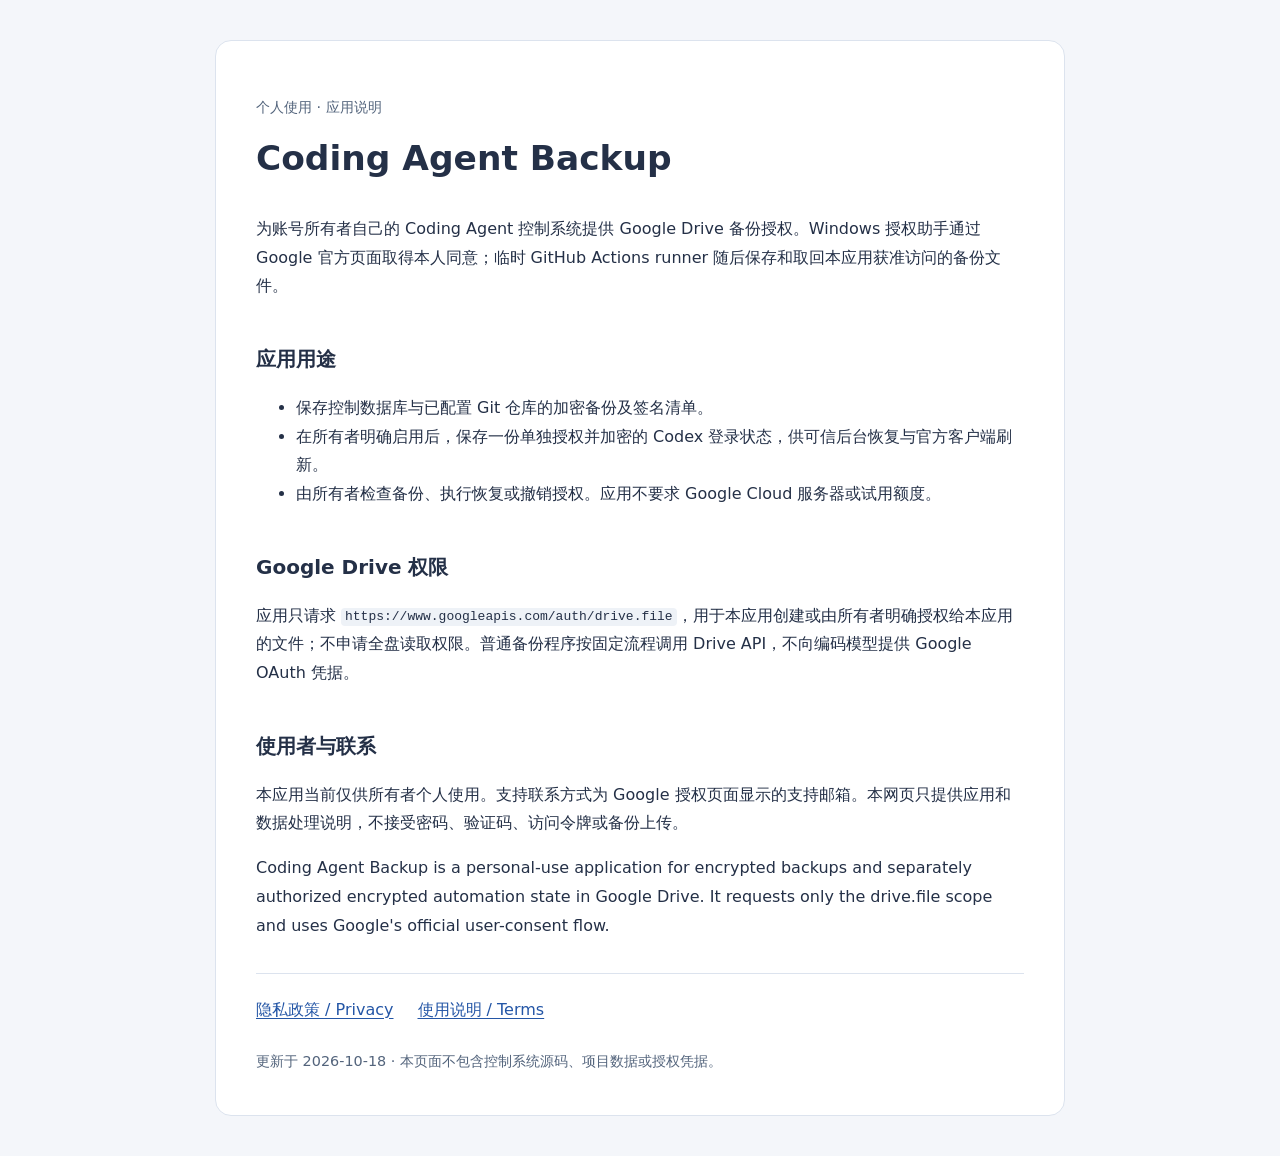
<file: index.html>
<!doctype html>
<html lang="zh-CN">
<head><meta charset="utf-8"><meta name="viewport" content="width=device-width, initial-scale=1"><title>Coding Agent Backup — 应用说明</title><link rel="stylesheet" href="style.css"></head>
<body><main>
<p class="eyebrow">个人使用 · 应用说明</p>
<h1>Coding Agent Backup</h1>
<p>为账号所有者自己的 Coding Agent 控制系统提供 Google Drive 备份授权。Windows 授权助手通过 Google 官方页面取得本人同意；临时 GitHub Actions runner 随后保存和取回本应用获准访问的备份文件。</p>
<h2>应用用途</h2>
<ul><li>保存控制数据库与已配置 Git 仓库的加密备份及签名清单。</li><li>在所有者明确启用后，保存一份单独授权并加密的 Codex 登录状态，供可信后台恢复与官方客户端刷新。</li><li>由所有者检查备份、执行恢复或撤销授权。应用不要求 Google Cloud 服务器或试用额度。</li></ul>
<h2>Google Drive 权限</h2>
<p>应用只请求 <code>https://www.googleapis.com/auth/drive.file</code>，用于本应用创建或由所有者明确授权给本应用的文件；不申请全盘读取权限。普通备份程序按固定流程调用 Drive API，不向编码模型提供 Google OAuth 凭据。</p>
<h2>使用者与联系</h2>
<p>本应用当前仅供所有者个人使用。支持联系方式为 Google 授权页面显示的支持邮箱。本网页只提供应用和数据处理说明，不接受密码、验证码、访问令牌或备份上传。</p>
<p lang="en">Coding Agent Backup is a personal-use application for encrypted backups and separately authorized encrypted automation state in Google Drive. It requests only the drive.file scope and uses Google's official user-consent flow.</p>
<nav aria-label="政策"><a href="privacy.html">隐私政策 / Privacy</a><a href="terms.html">使用说明 / Terms</a></nav>
<footer>更新于 2026-10-18 · 本页面不包含控制系统源码、项目数据或授权凭据。</footer>
</main></body></html>
</file>
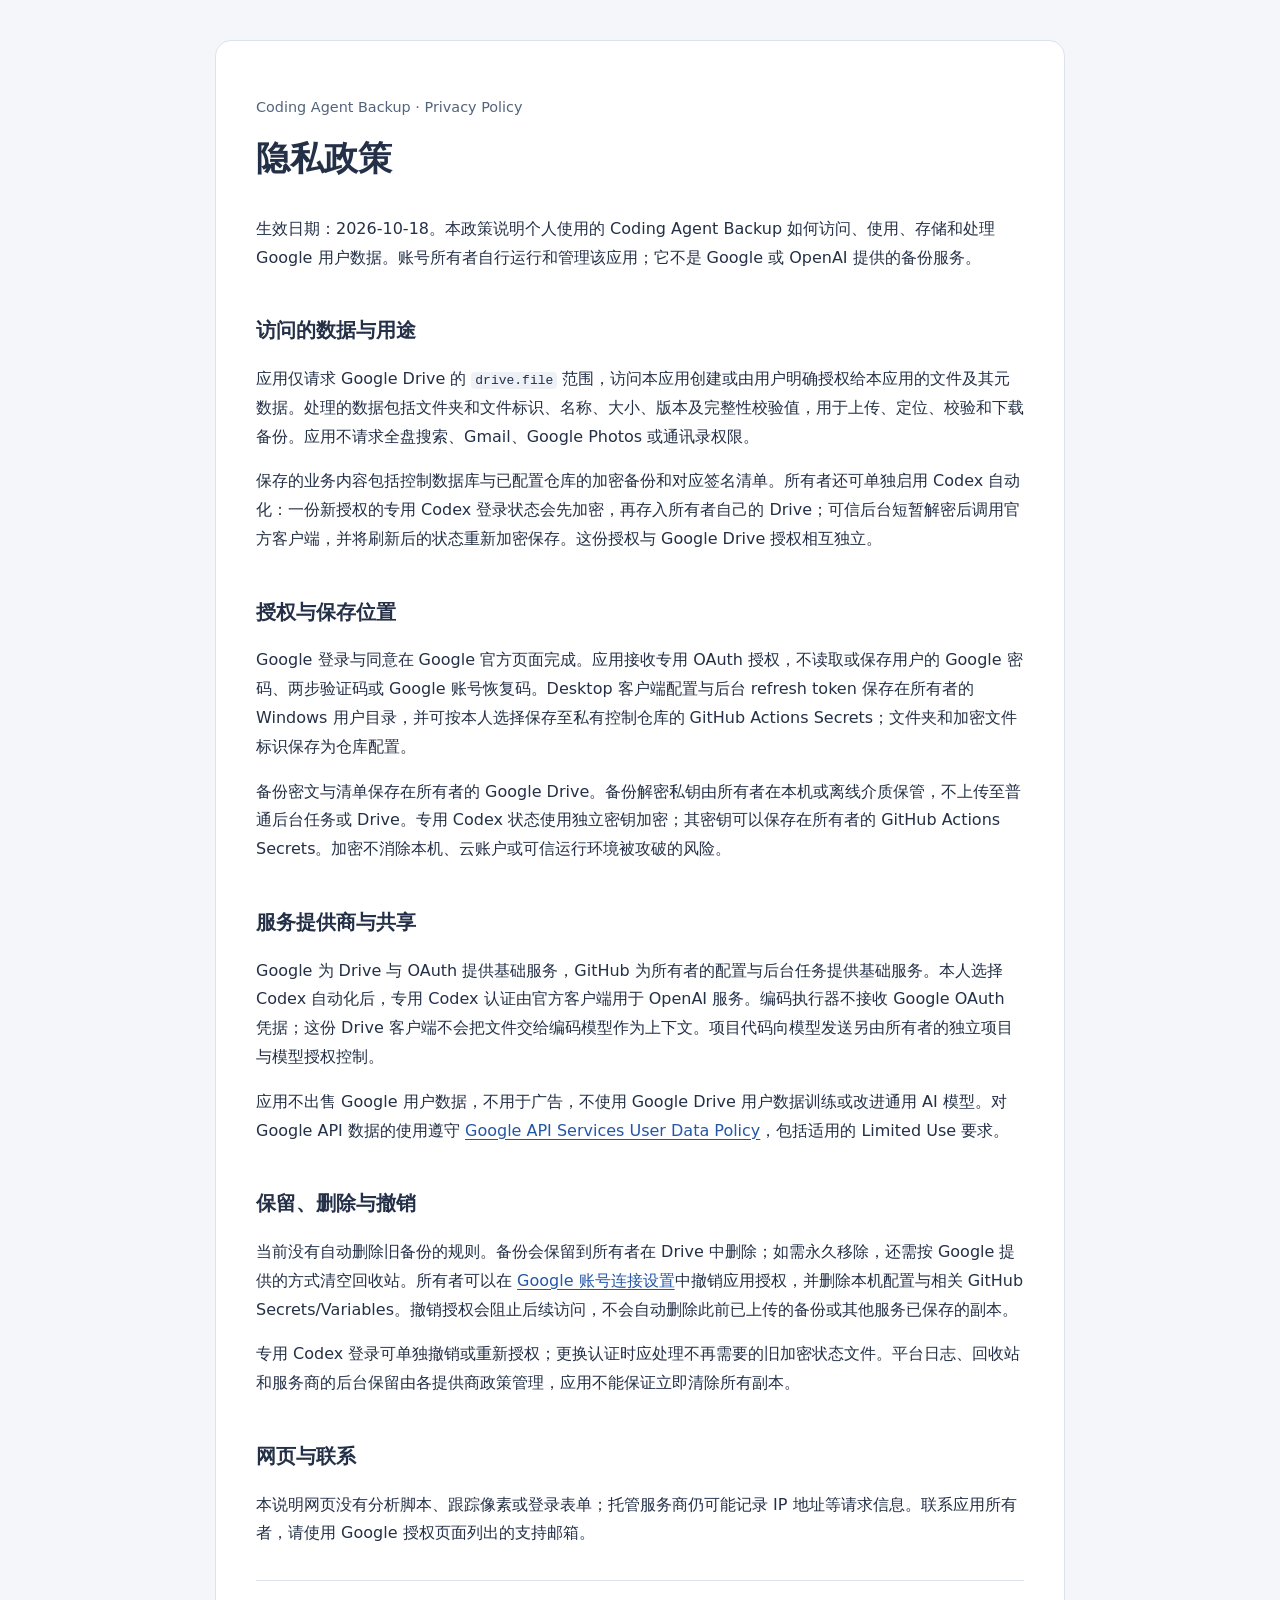
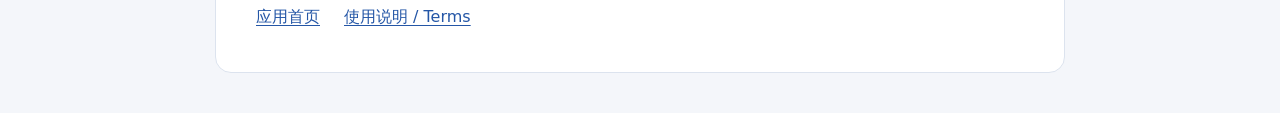
<file: privacy.html>
<!doctype html>
<html lang="zh-CN">
<head><meta charset="utf-8"><meta name="viewport" content="width=device-width, initial-scale=1"><title>Coding Agent Backup — 隐私政策</title><link rel="stylesheet" href="style.css"></head>
<body><main>
<p class="eyebrow">Coding Agent Backup · Privacy Policy</p><h1>隐私政策</h1>
<p>生效日期：2026-10-18。本政策说明个人使用的 Coding Agent Backup 如何访问、使用、存储和处理 Google 用户数据。账号所有者自行运行和管理该应用；它不是 Google 或 OpenAI 提供的备份服务。</p>
<h2>访问的数据与用途</h2>
<p>应用仅请求 Google Drive 的 <code>drive.file</code> 范围，访问本应用创建或由用户明确授权给本应用的文件及其元数据。处理的数据包括文件夹和文件标识、名称、大小、版本及完整性校验值，用于上传、定位、校验和下载备份。应用不请求全盘搜索、Gmail、Google Photos 或通讯录权限。</p>
<p>保存的业务内容包括控制数据库与已配置仓库的加密备份和对应签名清单。所有者还可单独启用 Codex 自动化：一份新授权的专用 Codex 登录状态会先加密，再存入所有者自己的 Drive；可信后台短暂解密后调用官方客户端，并将刷新后的状态重新加密保存。这份授权与 Google Drive 授权相互独立。</p>
<h2>授权与保存位置</h2>
<p>Google 登录与同意在 Google 官方页面完成。应用接收专用 OAuth 授权，不读取或保存用户的 Google 密码、两步验证码或 Google 账号恢复码。Desktop 客户端配置与后台 refresh token 保存在所有者的 Windows 用户目录，并可按本人选择保存至私有控制仓库的 GitHub Actions Secrets；文件夹和加密文件标识保存为仓库配置。</p>
<p>备份密文与清单保存在所有者的 Google Drive。备份解密私钥由所有者在本机或离线介质保管，不上传至普通后台任务或 Drive。专用 Codex 状态使用独立密钥加密；其密钥可以保存在所有者的 GitHub Actions Secrets。加密不消除本机、云账户或可信运行环境被攻破的风险。</p>
<h2>服务提供商与共享</h2>
<p>Google 为 Drive 与 OAuth 提供基础服务，GitHub 为所有者的配置与后台任务提供基础服务。本人选择 Codex 自动化后，专用 Codex 认证由官方客户端用于 OpenAI 服务。编码执行器不接收 Google OAuth 凭据；这份 Drive 客户端不会把文件交给编码模型作为上下文。项目代码向模型发送另由所有者的独立项目与模型授权控制。</p>
<p>应用不出售 Google 用户数据，不用于广告，不使用 Google Drive 用户数据训练或改进通用 AI 模型。对 Google API 数据的使用遵守 <a href="https://developers.google.com/terms/api-services-user-data-policy">Google API Services User Data Policy</a>，包括适用的 Limited Use 要求。</p>
<h2>保留、删除与撤销</h2>
<p>当前没有自动删除旧备份的规则。备份会保留到所有者在 Drive 中删除；如需永久移除，还需按 Google 提供的方式清空回收站。所有者可以在 <a href="https://myaccount.google.com/connections">Google 账号连接设置</a>中撤销应用授权，并删除本机配置与相关 GitHub Secrets/Variables。撤销授权会阻止后续访问，不会自动删除此前已上传的备份或其他服务已保存的副本。</p>
<p>专用 Codex 登录可单独撤销或重新授权；更换认证时应处理不再需要的旧加密状态文件。平台日志、回收站和服务商的后台保留由各提供商政策管理，应用不能保证立即清除所有副本。</p>
<h2>网页与联系</h2>
<p>本说明网页没有分析脚本、跟踪像素或登录表单；托管服务商仍可能记录 IP 地址等请求信息。联系应用所有者，请使用 Google 授权页面列出的支持邮箱。</p>
<nav aria-label="政策"><a href="index.html">应用首页</a><a href="terms.html">使用说明 / Terms</a></nav>
</main></body></html>
</file>
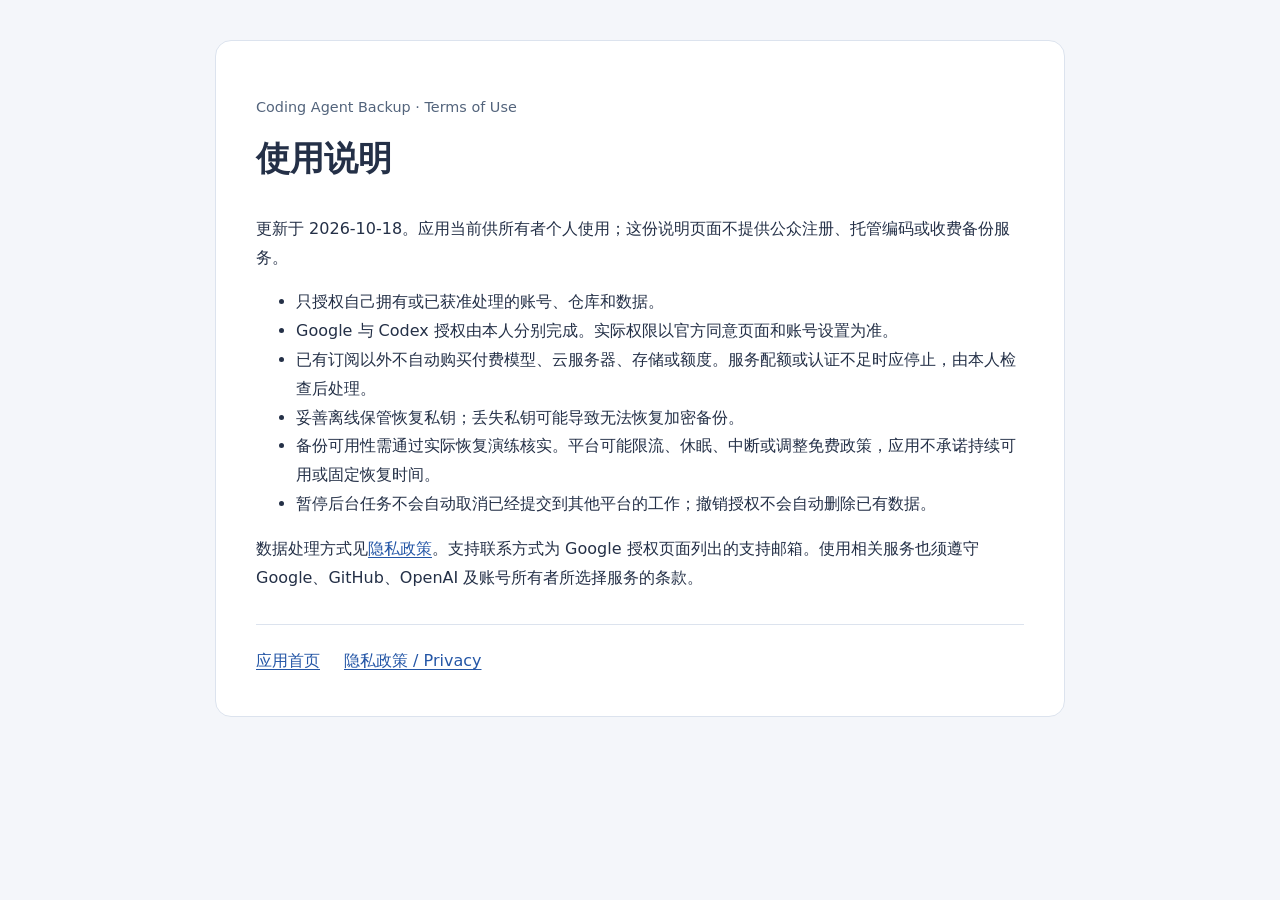
<file: terms.html>
<!doctype html>
<html lang="zh-CN">
<head><meta charset="utf-8"><meta name="viewport" content="width=device-width, initial-scale=1"><title>Coding Agent Backup — 使用说明</title><link rel="stylesheet" href="style.css"></head>
<body><main>
<p class="eyebrow">Coding Agent Backup · Terms of Use</p><h1>使用说明</h1>
<p>更新于 2026-10-18。应用当前供所有者个人使用；这份说明页面不提供公众注册、托管编码或收费备份服务。</p>
<ul><li>只授权自己拥有或已获准处理的账号、仓库和数据。</li><li>Google 与 Codex 授权由本人分别完成。实际权限以官方同意页面和账号设置为准。</li><li>已有订阅以外不自动购买付费模型、云服务器、存储或额度。服务配额或认证不足时应停止，由本人检查后处理。</li><li>妥善离线保管恢复私钥；丢失私钥可能导致无法恢复加密备份。</li><li>备份可用性需通过实际恢复演练核实。平台可能限流、休眠、中断或调整免费政策，应用不承诺持续可用或固定恢复时间。</li><li>暂停后台任务不会自动取消已经提交到其他平台的工作；撤销授权不会自动删除已有数据。</li></ul>
<p>数据处理方式见<a href="privacy.html">隐私政策</a>。支持联系方式为 Google 授权页面列出的支持邮箱。使用相关服务也须遵守 Google、GitHub、OpenAI 及账号所有者所选择服务的条款。</p>
<nav aria-label="政策"><a href="index.html">应用首页</a><a href="privacy.html">隐私政策 / Privacy</a></nav>
</main></body></html>
</file>
<file: style.css>
:root{color-scheme:light dark;font-family:system-ui,-apple-system,"Segoe UI","Microsoft YaHei",sans-serif;line-height:1.8;color:#243047;background:#f4f6fa}*{box-sizing:border-box}body{margin:0;padding:40px 20px}main{max-width:850px;margin:auto;background:#fff;padding:40px;border:1px solid #dce3ee;border-radius:16px}h1{font-size:2.15rem;line-height:1.3;margin:.3em 0 1em}h2{font-size:1.25rem;margin-top:2em}a{color:#2456a6;text-underline-offset:.2em}code{overflow-wrap:anywhere;background:#eef2f7;padding:.1em .3em;border-radius:4px}.eyebrow,footer{color:#53647c;font-size:.9rem}nav{display:flex;flex-wrap:wrap;gap:24px;border-top:1px solid #dce3ee;padding-top:22px;margin-top:32px}footer{margin-top:25px}@media(max-width:600px){body{padding:16px 10px}main{padding:24px 18px}h1{font-size:1.8rem}}@media(prefers-color-scheme:dark){:root{background:#141c29;color:#e2e8f2}main{background:#1c2636;border-color:#3d4a5e}a{color:#9abfff}code{background:#2a384b}.eyebrow,footer{color:#b6c4d9}}
</file>
